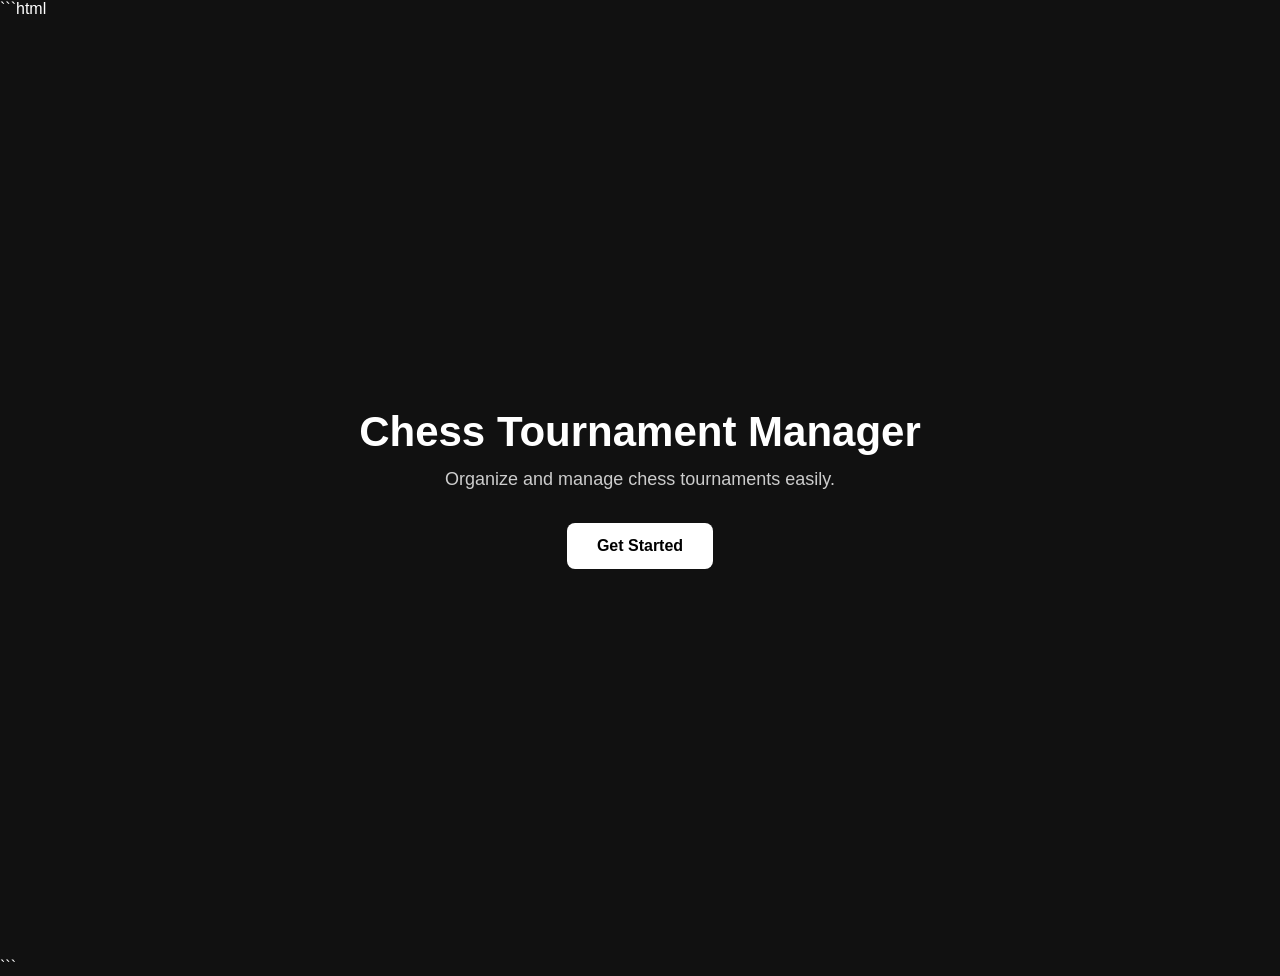
<file: index.html>
```html
<!DOCTYPE html>
<html lang="en" dir="ltr">

<head>

    <meta charset="UTF-8">

    <meta name="viewport" content="width=device-width, initial-scale=1.0">

    <title>Chess Tournament Manager</title>

    <link rel="stylesheet" href="css/main.css">

</head>

<body>

    <main class="welcome-page">

        <h1>Chess Tournament Manager</h1>

        <p>
            Organize and manage chess tournaments easily.
        </p>

        <button id="startButton" type="button">
            Get Started
        </button>

    </main>

    <script>
        document
            .getElementById("startButton")
            .addEventListener("click", function () {

                window.location.href = "pages/login.html";

            });
    </script>

</body>

</html>
```
</file>
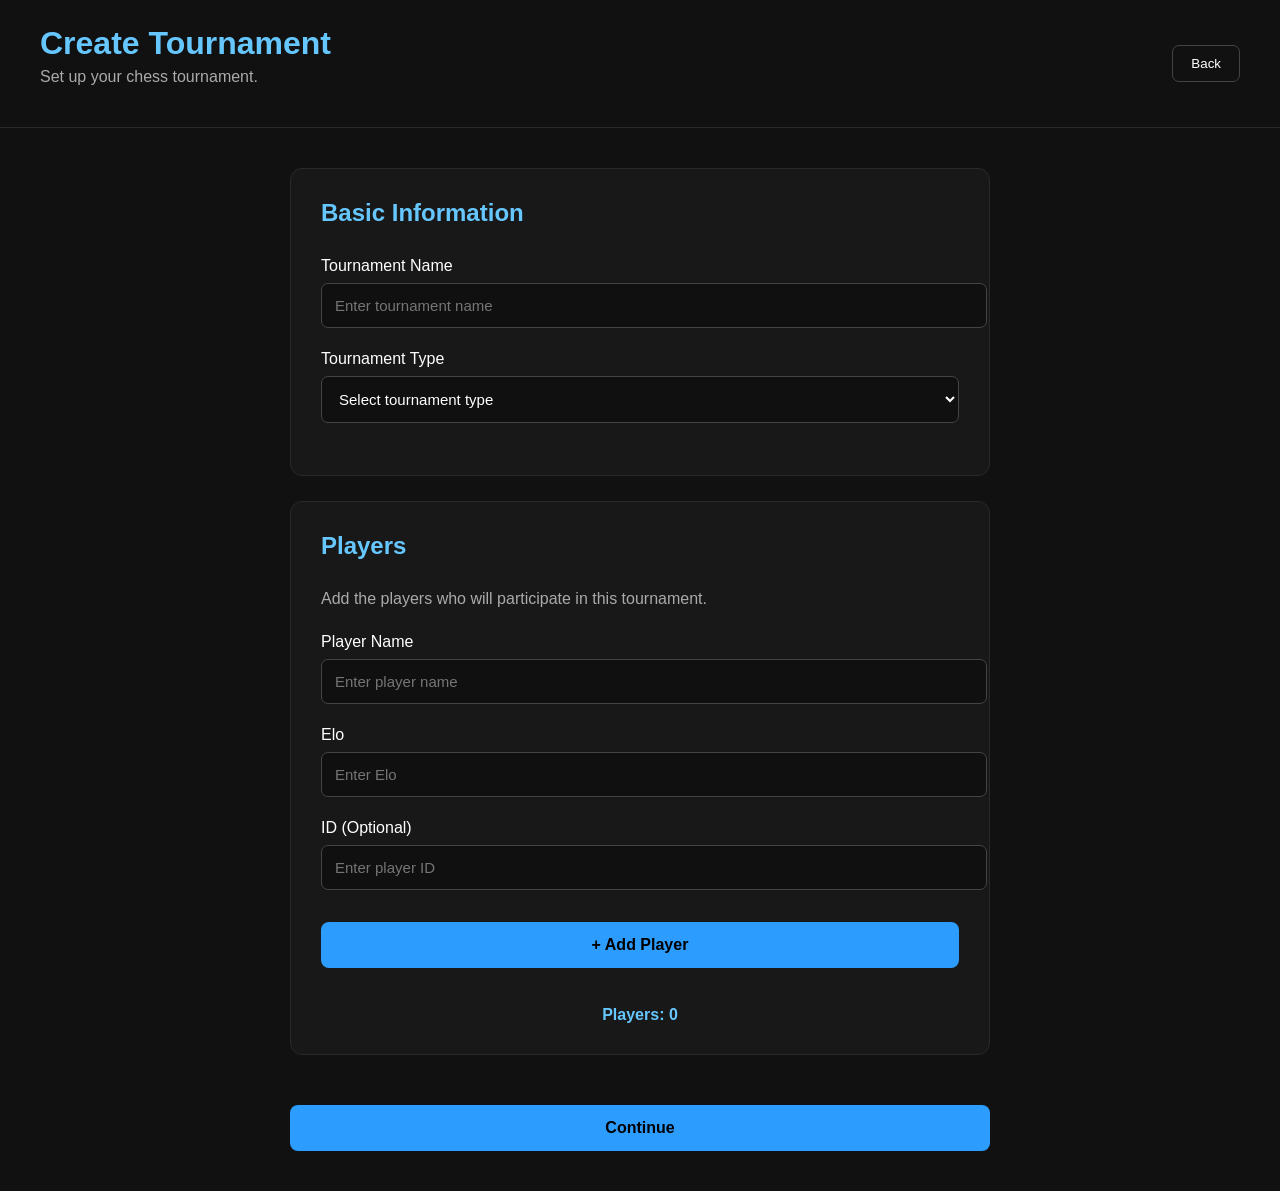
<file: pages/create-tournament.html>
<!DOCTYPE html>
<html lang="en" dir="ltr">

<head>

    <meta charset="UTF-8">

    <meta
        name="viewport"
        content="width=device-width, initial-scale=1.0"
    >

    <title>Create Tournament - Chess Tournament Manager</title>

    <link rel="stylesheet" href="../css/main.css">
    <link rel="stylesheet" href="../css/tournament.css">

</head>

<body>

    <main class="tournament-page">


        <!-- HEADER -->

        <header class="tournament-header">

            <div>

                <h1>
                    Create Tournament
                </h1>

                <p>
                    Set up your chess tournament.
                </p>

            </div>


            <button
                type="button"
                id="backButton"
            >
                Back
            </button>

        </header>



        <!-- FORM -->

        <section class="tournament-form-container">

            <form id="tournamentForm">


                <!-- BASIC INFORMATION -->

                <div class="form-section">

                    <h2>
                        Basic Information
                    </h2>


                    <label for="tournamentName">
                        Tournament Name
                    </label>

                    <input
                        type="text"
                        id="tournamentName"
                        placeholder="Enter tournament name"
                        required
                    >


                    <label for="tournamentType">
                        Tournament Type
                    </label>

                    <select
                        id="tournamentType"
                        required
                    >

                        <option value="">
                            Select tournament type
                        </option>

                        <option value="swiss">
                            Swiss System
                        </option>

                        <option value="round-robin">
                            Round Robin
                        </option>

                        <option value="double-round-robin">
                            Double Round Robin
                        </option>

                        <option value="knockout">
                            Knockout
                        </option>

                        <option value="double-elimination">
                            Double Elimination
                        </option>

                        <option value="team">
                            Team Tournament
                        </option>

                        <option value="team-swiss">
                            Team Swiss
                        </option>

                        <option value="team-round-robin">
                            Team Round Robin
                        </option>

                        <option value="match">
                            Match
                        </option>

                        <option value="scheveningen">
                            Scheveningen
                        </option>

                        <option value="double-swiss">
                            Double-Swiss
                        </option>

                        <option value="accelerated-swiss">
                            Accelerated Swiss
                        </option>

                        <option value="dutch">
                            FIDE Dutch System
                        </option>

                        <option value="dubov">
                            Dubov System
                        </option>

                        <option value="burstein">
                            Burstein System
                        </option>

                        <option value="lim">
                            Lim System
                        </option>

                        <option value="hybrid">
                            Hybrid / Multi-Stage
                        </option>

                        <option value="custom">
                            Custom Tournament
                        </option>

                    </select>

                </div>



                <!-- PLAYERS -->

                <div class="form-section">

                    <h2>
                        Players
                    </h2>


                    <p>
                        Add the players who will participate in this tournament.
                    </p>


                    <!-- INPUT AREA -->

                    <div class="player-input-area">


                        <label for="playerName">
                            Player Name
                        </label>

                        <input
                            type="text"
                            id="playerName"
                            placeholder="Enter player name"
                        >


                        <label for="playerElo">
                            Elo
                        </label>

                        <input
                            type="number"
                            id="playerElo"
                            placeholder="Enter Elo"
                            min="0"
                        >


                        <label for="playerId">
                            ID (Optional)
                        </label>

                        <input
                            type="text"
                            id="playerId"
                            placeholder="Enter player ID"
                        >


                        <button
                            type="button"
                            id="addPlayerButton"
                        >
                            + Add Player
                        </button>

                    </div>



                    <!-- ADDED PLAYERS -->

                    <div id="playersList">
                    </div>


                    <p id="playerCountDisplay">
                        Players: 0
                    </p>

                </div>



                <!-- CONTINUE -->

                <button
                    type="submit"
                    id="continueButton"
                >
                    Continue
                </button>


            </form>

        </section>


    </main>



    <script src="../js/tournament.js"></script>

</body>

</html>
</file>
<file: css/main.css>
```css
/* =========================================================
   CHESS TOURNAMENT MANAGER
   MAIN CSS
========================================================= */

* {
    box-sizing: border-box;
}

html {
    margin: 0;
    padding: 0;
}

body {
    margin: 0;

    font-family: Arial, sans-serif;

    background: #111111;
    color: white;

    min-height: 100vh;
}

/* =========================================================
   WELCOME PAGE
========================================================= */

.welcome-page {
    min-height: 100vh;

    display: flex;
    flex-direction: column;

    justify-content: center;
    align-items: center;

    text-align: center;

    padding: 20px;
}

.welcome-page h1 {
    font-size: 42px;

    margin: 0 0 10px;

    font-weight: 700;
}

.welcome-page p {
    font-size: 18px;

    color: #cccccc;

    margin: 0 0 30px;

    line-height: 1.5;
}

.welcome-page button {
    padding: 14px 30px;

    border: none;
    border-radius: 8px;

    background: white;
    color: black;

    font-size: 16px;
    font-weight: 600;

    cursor: pointer;

    transition:
        opacity 0.2s ease,
        transform 0.2s ease;
}

.welcome-page button:hover {
    opacity: 0.8;

    transform: translateY(-2px);
}

.welcome-page button:active {
    transform: translateY(0);
}

/* =========================================================
   RESPONSIVE
========================================================= */

@media (max-width: 600px) {

    .welcome-page {
        padding: 20px;
    }

    .welcome-page h1 {
        font-size: 32px;
    }

    .welcome-page p {
        font-size: 16px;
    }

    .welcome-page button {
        padding: 13px 26px;

        font-size: 15px;
    }
}
```
</file>
<file: css/tournament.css>
.tournament-page {
    min-height: 100vh;

    background: #111111;

    color: white;
}


.tournament-header {
    display: flex;

    justify-content: space-between;
    align-items: center;

    padding: 25px 40px;

    border-bottom: 1px solid #292929;
}


.tournament-header h1 {
    margin: 0;

    color: #66c7ff;
}


.tournament-header p {
    margin-top: 6px;

    color: #aaaaaa;
}


#backButton {
    padding: 10px 18px;

    border: 1px solid #444444;

    border-radius: 7px;

    background: transparent;

    color: white;

    cursor: pointer;
}


#backButton:hover {
    border-color: #66c7ff;

    color: #66c7ff;
}


.tournament-form-container {
    width: 100%;

    max-width: 700px;

    margin: 0 auto;

    padding: 40px 25px;
}


.form-section {
    padding: 30px;

    margin-bottom: 25px;

    background: #181818;

    border: 1px solid #292929;

    border-radius: 12px;
}


.form-section h2 {
    margin-top: 0;

    margin-bottom: 30px;

    color: #66c7ff;
}


.form-section p {
    color: #aaaaaa;

    margin-bottom: 25px;
}


.form-section label {
    display: block;

    margin-bottom: 8px;

    color: white;
}


.form-section input,
.form-section select {
    width: 100%;

    padding: 13px;

    margin-bottom: 22px;

    border: 1px solid #444444;

    border-radius: 7px;

    background: #101010;

    color: white;

    font-size: 15px;

    outline: none;
}


.form-section input:focus,
.form-section select:focus {
    border-color: #66c7ff;
}



/* ========================================
   ADD PLAYER BUTTON
======================================== */

#addPlayerButton {
    width: 100%;

    padding: 14px;

    margin-top: 10px;

    border: none;

    border-radius: 8px;

    background: #2d9cff;

    color: black;

    font-size: 16px;

    font-weight: bold;

    cursor: pointer;
}


#addPlayerButton:hover {
    background: #66c7ff;
}



/* ========================================
   PLAYERS LIST
======================================== */

#playersList {
    display: flex;

    flex-direction: column;

    gap: 10px;

    margin-top: 20px;
}


.player-row {
    display: flex;

    align-items: center;

    gap: 15px;

    padding: 15px;

    background: #101010;

    border: 1px solid #292929;

    border-radius: 8px;
}


.player-number {
    min-width: 30px;

    color: #66c7ff;

    font-weight: bold;

    text-align: center;
}


.player-information {
    display: flex;

    align-items: center;

    gap: 20px;

    flex: 1;

    flex-wrap: wrap;
}


.player-information strong {
    color: white;

    font-size: 16px;
}


.player-information span {
    color: #aaaaaa;

    font-size: 14px;
}



/* ========================================
   PLAYER COUNT
======================================== */

#playerCountDisplay {
    margin-top: 18px;

    margin-bottom: 0;

    text-align: center;

    color: #66c7ff;

    font-size: 16px;

    font-weight: bold;
}



/* ========================================
   CONTINUE BUTTON
======================================== */

#continueButton {
    width: 100%;

    padding: 14px;

    margin-top: 25px;

    border: none;

    border-radius: 8px;

    background: #2d9cff;

    color: black;

    font-size: 16px;

    font-weight: bold;

    cursor: pointer;
}


#continueButton:hover {
    background: #66c7ff;
}
/* ========================================
   TOURNAMENT PLAYER ACTIONS
======================================== */

.player-actions {
    display: flex;

    gap: 10px;
}


#addTournamentPlayerButton,
#removeTournamentPlayerButton {
    padding: 14px 20px;

    border: none;

    border-radius: 8px;

    background: #2d9cff;

    color: black;

    font-size: 16px;

    font-weight: bold;

    cursor: pointer;
}


#addTournamentPlayerButton:hover,
#removeTournamentPlayerButton:hover {
    background: #66c7ff;
}
</file>
